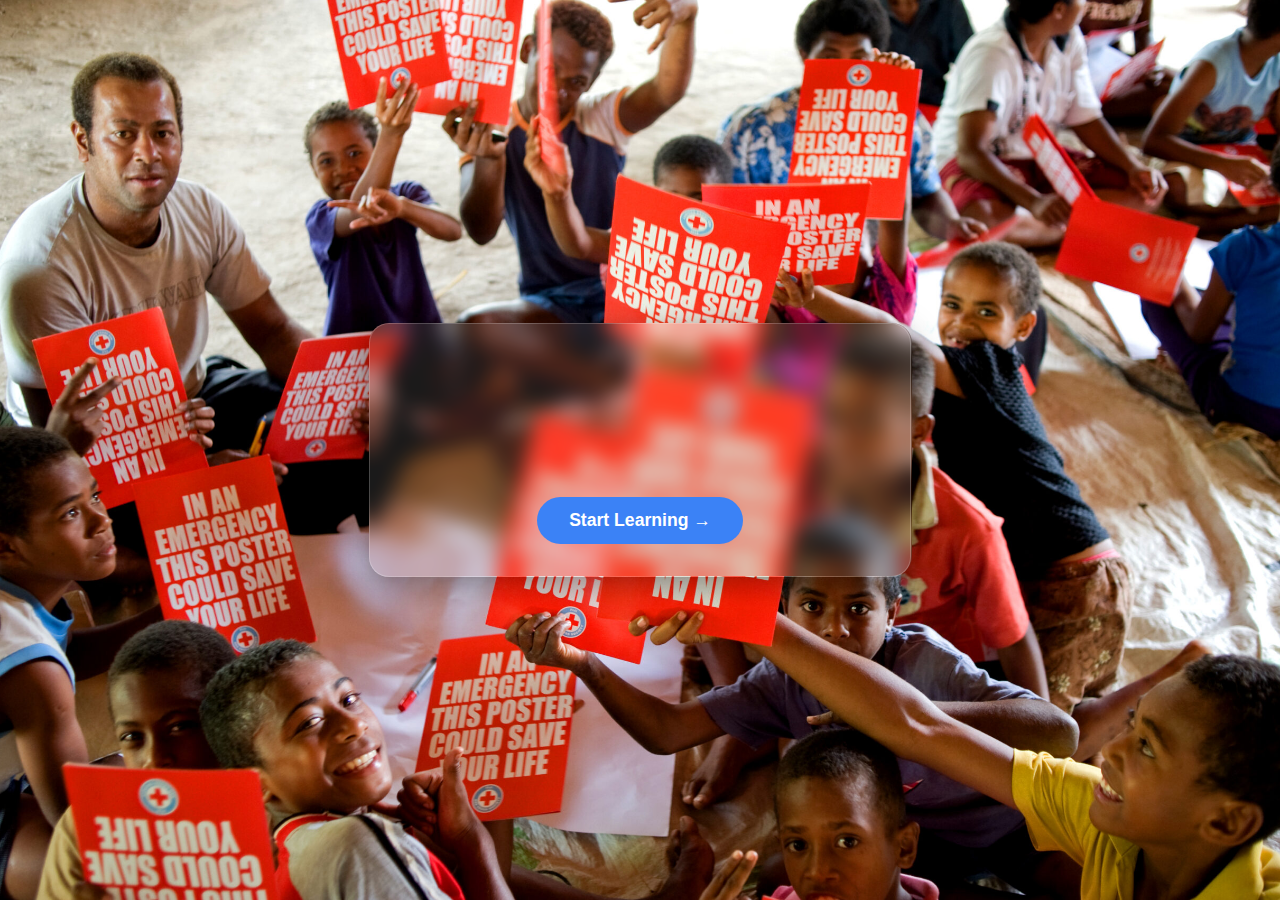
<file: index.html>
<!DOCTYPE html>
<html lang="en">
<head>
    <meta charset="UTF-8">
    <meta name="viewport" content="width=device-width, initial-scale=1.0">
    <title>DisasterReady</title>
    <link rel="stylesheet" href="style.css">
    <link rel="stylesheet" href="theme.css">
    <link rel="icon" type="image/x-icon" href="/favicon.ico">
</head>
<body>

    <div class="hero-container">
        <div class="glass-card">
            <h1 class="title bloom-text">DisasterReady</h1>
            <a href="main.html" class="hero-button">Start Learning &rarr;</a>
        </div>
    </div>

    <script>
        const title = document.querySelector('.title');
        const text = title.textContent;
        title.innerHTML = '';
        for (let i = 0; i < text.length; i++) {
            const span = document.createElement('span');
            span.textContent = text[i];
            if (text[i] === ' ') {
                span.style.display = 'inline';
            } else {
                span.style.animationDelay = `${i * 0.05}s`;
            }
            title.appendChild(span);
        }
    </script>

</body>
</html>
</file>
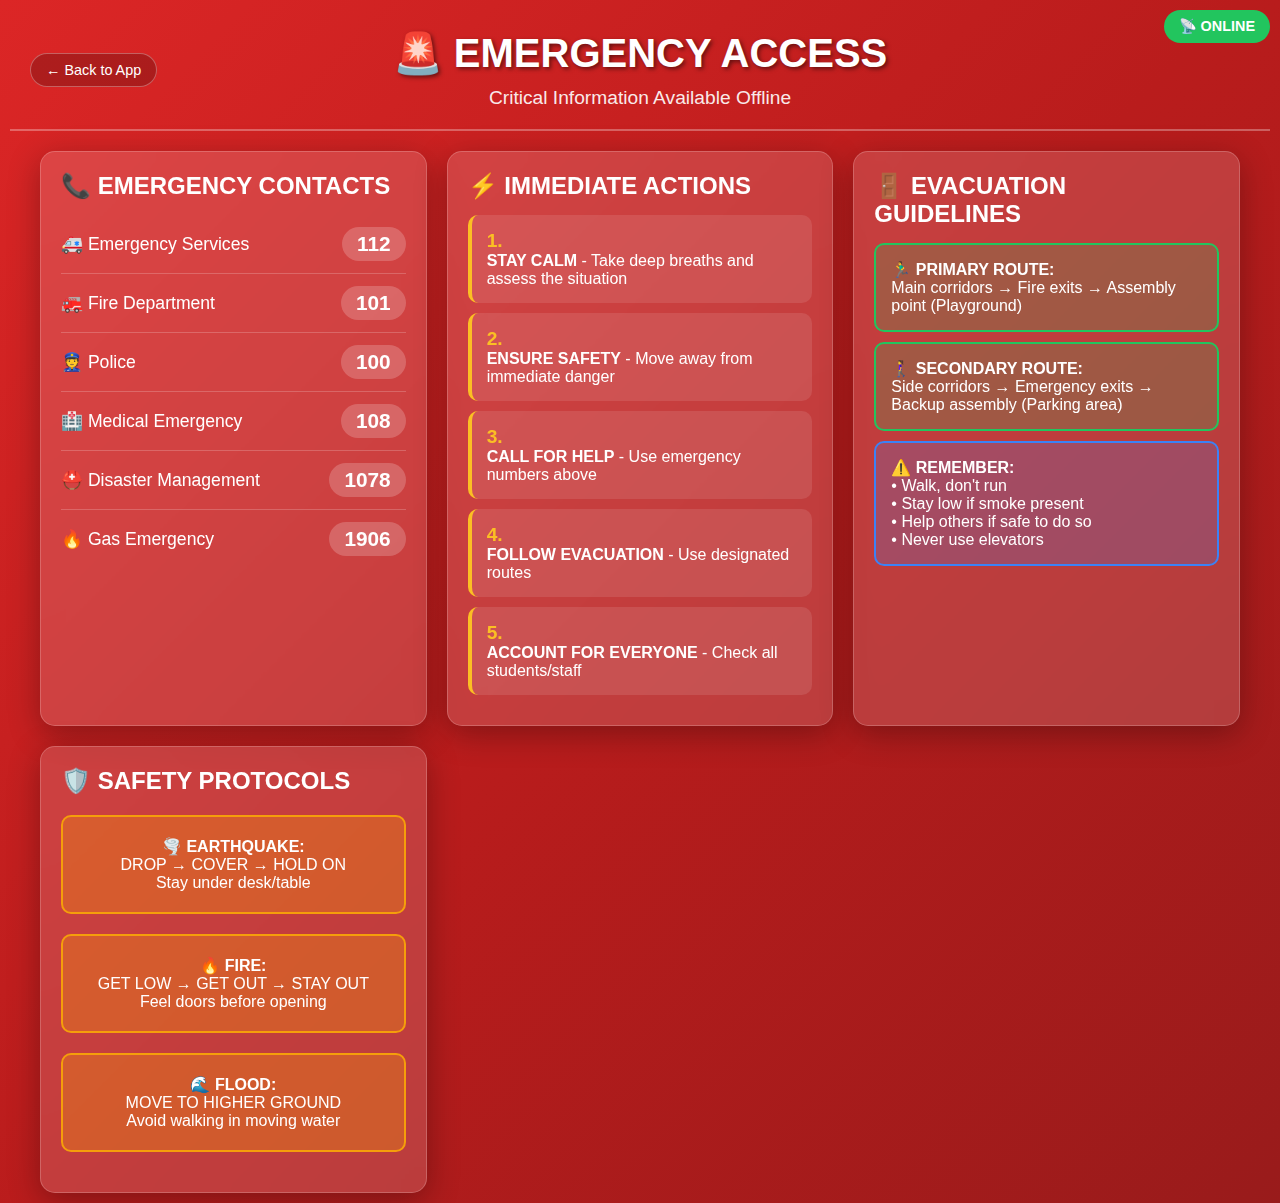
<file: emergency.html>
<!DOCTYPE html>
<html lang="en">
<head>
    <meta charset="UTF-8">
    <meta name="viewport" content="width=device-width, initial-scale=1.0">
    <title>🚨  EMERGENCY - Edushield</title>
    <style>
        * {
            margin: 0;
            padding: 0;
            box-sizing: border-box;
        }
        
        body {
            font-family: -apple-system, BlinkMacSystemFont, 'Segoe UI', Roboto, sans-serif;
            background: linear-gradient(135deg, #dc2626, #b91c1c, #991b1b);
            color: white;
            min-height: 100vh;
            padding: 10px;
            overflow-x: hidden;
        }
        
        .emergency-header {
            position: relative; /* Added for positioning back button */
            text-align: center;
            padding: 20px 0;
            border-bottom: 2px solid rgba(255,255,255,0.3);
            margin-bottom: 20px;
            animation: pulse 2s infinite;
        }

        .back-button {
            position: absolute;
            top: 50%;
            transform: translateY(-50%);
            left: 20px;
            background: rgba(0, 0, 0, 0.2);
            color: white;
            padding: 8px 15px;
            border-radius: 20px;
            text-decoration: none;
            font-weight: 500;
            font-size: 0.9rem;
            transition: background 0.3s;
            border: 1px solid rgba(255, 255, 255, 0.3);
        }
        
        .back-button:hover {
            background: rgba(0, 0, 0, 0.4);
        }
        
        @keyframes pulse {
            0%, 100% { opacity: 1; }
            50% { opacity: 0.8; }
        }
        
        .emergency-title {
            font-size: 2.5rem;
            font-weight: bold;
            margin-bottom: 10px;
            text-shadow: 2px 2px 4px rgba(0,0,0,0.5);
        }
        
        .emergency-subtitle {
            font-size: 1.2rem;
            opacity: 0.9;
        }
        
        .emergency-grid {
            display: grid;
            grid-template-columns: repeat(auto-fit, minmax(300px, 1fr));
            gap: 20px;
            max-width: 1200px;
            margin: 0 auto;
        }
        
        .emergency-card {
            background: rgba(255,255,255,0.15);
            backdrop-filter: blur(10px);
            border-radius: 15px;
            padding: 20px;
            border: 1px solid rgba(255,255,255,0.2);
            box-shadow: 0 8px 32px rgba(0,0,0,0.3);
        }
        
        .card-title {
            font-size: 1.5rem;
            font-weight: bold;
            margin-bottom: 15px;
            display: flex;
            align-items: center;
            gap: 10px;
        }
        
        .contact-item {
            display: flex;
            justify-content: space-between;
            align-items: center;
            padding: 12px 0;
            border-bottom: 1px solid rgba(255,255,255,0.2);
            font-size: 1.1rem;
        }
        
        .contact-item:last-child {
            border-bottom: none;
        }
        
        .contact-number {
            font-weight: bold;
            font-size: 1.3rem;
            background: rgba(255,255,255,0.2);
            padding: 5px 15px;
            border-radius: 20px;
        }
        
        .protocol-step {
            background: rgba(255,255,255,0.1);
            margin: 10px 0;
            padding: 15px;
            border-radius: 10px;
            border-left: 4px solid #fbbf24;
        }
        
        .protocol-number {
            font-weight: bold;
            color: #fbbf24;
            font-size: 1.2rem;
        }
        
        .evacuation-route {
            background: rgba(34, 197, 94, 0.2);
            border: 2px solid #22c55e;
            border-radius: 10px;
            padding: 15px;
            margin: 10px 0;
        }
        
        .safety-tip {
            background: rgba(59, 130, 246, 0.2);
            border: 2px solid #3b82f6;
            border-radius: 10px;
            padding: 15px;
            margin: 10px 0;
        }
        
        .critical-info {
            background: rgba(245, 158, 11, 0.3);
            border: 2px solid #f59e0b;
            border-radius: 10px;
            padding: 20px;
            margin: 20px 0;
            text-align: center;
        }
        
        .btn-emergency {
            background: #fbbf24;
            color: #000;
            border: none;
            padding: 15px 30px;
            border-radius: 25px;
            font-size: 1.1rem;
            font-weight: bold;
            cursor: pointer;
            width: 100%;
            margin: 10px 0;
            transition: all 0.3s;
        }
        
        .btn-emergency:hover {
            background: #f59e0b;
            transform: translateY(-2px);
        }
        
        .offline-indicator {
            position: fixed;
            top: 10px;
            right: 10px;
            background: #ef4444;
            color: white;
            padding: 8px 15px;
            border-radius: 20px;
            font-size: 0.9rem;
            font-weight: bold;
            z-index: 1000;
        }
        
        @media (max-width: 768px) {
            .emergency-title {
                font-size: 2rem;
            }
            .emergency-grid {
                grid-template-columns: 1fr;
            }
            .back-button {
                top: 15px;
                transform: none;
            }
        }
    </style>
</head>
<body>
    <div class="offline-indicator">📡 OFFLINE MODE</div>
    
    <div class="emergency-header">
        <a href="/main.html" class="back-button">← Back to App</a>
        <div class="emergency-title">🚨 EMERGENCY ACCESS</div>
        <div class="emergency-subtitle">Critical Information Available Offline</div>
    </div>
    
    <div class="emergency-grid">
        <!-- Emergency Contacts -->
        <div class="emergency-card">
            <div class="card-title">
                📞 EMERGENCY CONTACTS
            </div>
            <div class="contact-item">
                <span>🚑 Emergency Services</span>
                <span class="contact-number">112</span>
            </div>
            <div class="contact-item">
                <span>🚒 Fire Department</span>
                <span class="contact-number">101</span>
            </div>
            <div class="contact-item">
                <span>👮 Police</span>
                <span class="contact-number">100</span>
            </div>
            <div class="contact-item">
                <span>🏥 Medical Emergency</span>
                <span class="contact-number">108</span>
            </div>
            <div class="contact-item">
                <span>⛑️ Disaster Management</span>
                <span class="contact-number">1078</span>
            </div>
            <div class="contact-item">
                <span>🔥 Gas Emergency</span>
                <span class="contact-number">1906</span>
            </div>
        </div>
        
        <!-- Immediate Actions -->
        <div class="emergency-card">
            <div class="card-title">
                ⚡ IMMEDIATE ACTIONS
            </div>
            <div class="protocol-step">
                <div class="protocol-number">1.</div>
                <strong>STAY CALM</strong> - Take deep breaths and assess the situation
            </div>
            <div class="protocol-step">
                <div class="protocol-number">2.</div>
                <strong>ENSURE SAFETY</strong> - Move away from immediate danger
            </div>
            <div class="protocol-step">
                <div class="protocol-number">3.</div>
                <strong>CALL FOR HELP</strong> - Use emergency numbers above
            </div>
            <div class="protocol-step">
                <div class="protocol-number">4.</div>
                <strong>FOLLOW EVACUATION</strong> - Use designated routes
            </div>
            <div class="protocol-step">
                <div class="protocol-number">5.</div>
                <strong>ACCOUNT FOR EVERYONE</strong> - Check all students/staff
            </div>
        </div>
        
        <!-- Evacuation Routes -->
        <div class="emergency-card">
            <div class="card-title">
                🚪 EVACUATION GUIDELINES
            </div>
            <div class="evacuation-route">
                <strong>🏃‍♂️ PRIMARY ROUTE:</strong><br>
                Main corridors → Fire exits → Assembly point (Playground)
            </div>
            <div class="evacuation-route">
                <strong>🚶‍♀️ SECONDARY ROUTE:</strong><br>
                Side corridors → Emergency exits → Backup assembly (Parking area)
            </div>
            <div class="safety-tip">
                <strong>⚠️ REMEMBER:</strong><br>
                • Walk, don't run<br>
                • Stay low if smoke present<br>
                • Help others if safe to do so<br>
                • Never use elevators
            </div>
        </div>
        
        <!-- Critical Safety Info -->
        <div class="emergency-card">
            <div class="card-title">
                🛡️ SAFETY PROTOCOLS
            </div>
            <div class="critical-info">
                <strong>🌪️ EARTHQUAKE:</strong><br>
                DROP → COVER → HOLD ON<br>
                Stay under desk/table
            </div>
            <div class="critical-info">
                <strong>🔥 FIRE:</strong><br>
                GET LOW → GET OUT → STAY OUT<br>
                Feel doors before opening
            </div>
            <div class="critical-info">
                <strong>🌊 FLOOD:</strong><br>
                MOVE TO HIGHER GROUND<br>
                Avoid walking in moving water
            </div>
        </div>
    </div>
    
    <script>
        // Self-contained script for emergency page stability and status
        console.log('Emergency page loaded - fully offline capable');

        const updateOnlineStatus = () => {
            const indicator = document.querySelector('.offline-indicator');
            if (!indicator) return;

            if (navigator.onLine) {
                indicator.textContent = '📡 ONLINE';
                indicator.style.backgroundColor = '#22c55e'; // Green
            } else {
                indicator.textContent = '📡 OFFLINE MODE';
                indicator.style.backgroundColor = '#ef4444'; // Red
            }
        };

        // Listen for network status changes
        window.addEventListener('online', updateOnlineStatus);
        window.addEventListener('offline', updateOnlineStatus);

        // Set initial status on page load
        document.addEventListener('DOMContentLoaded', updateOnlineStatus);
    </script>
</body>
</html>
</file>
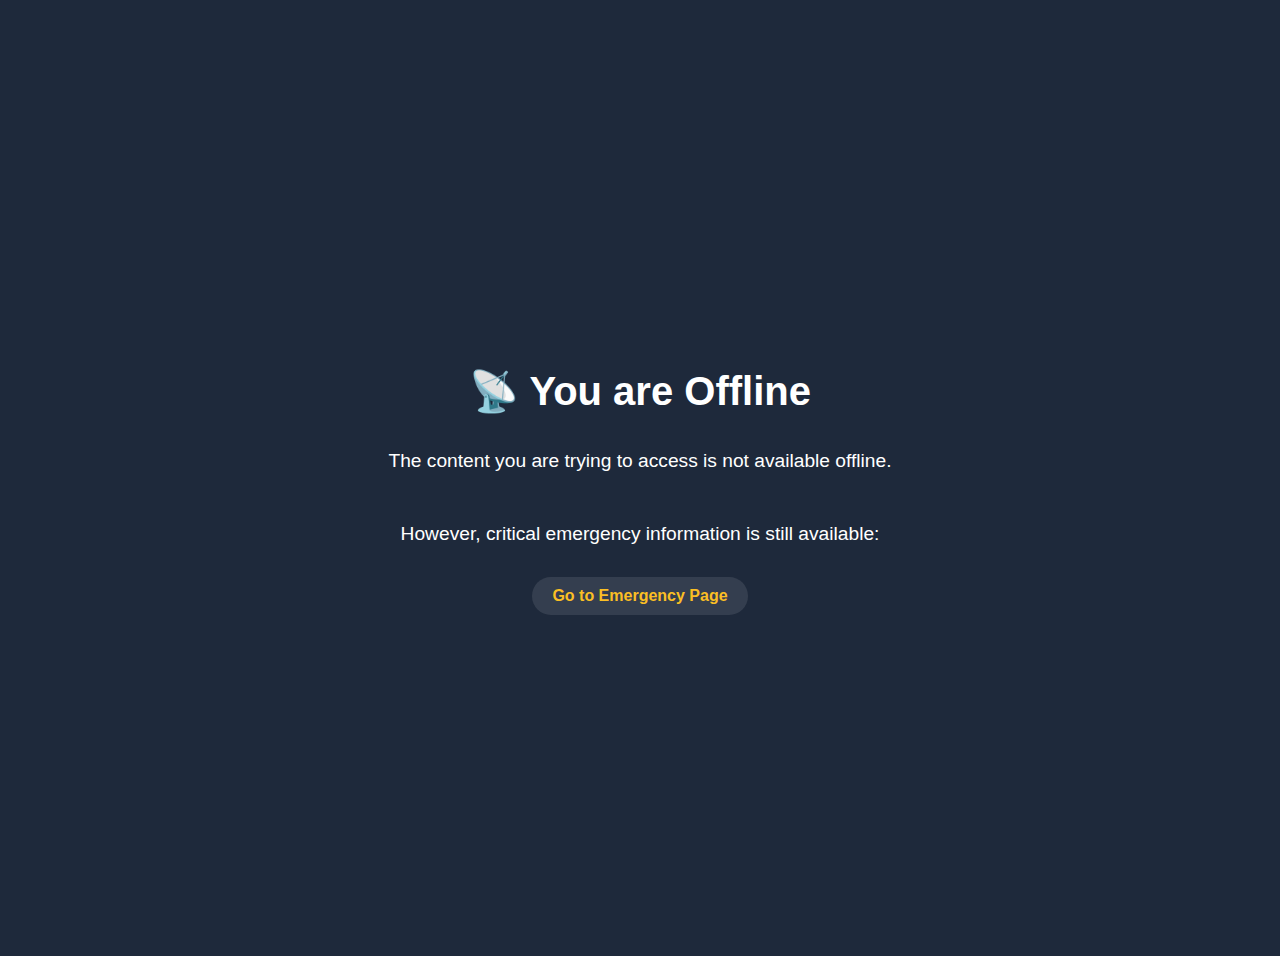
<file: offline.html>
<!DOCTYPE html>
<html lang="en">
<head>
    <meta charset="UTF-8">
    <meta name="viewport" content="width=device-width, initial-scale=1.0">
    <title>Offline - Edushield</title>
    <style>
        body {
            font-family: -apple-system, BlinkMacSystemFont, 'Segoe UI', Roboto, sans-serif;
            background: #1e293b;
            color: white;
            min-height: 100vh;
            display: flex;
            flex-direction: column;
            align-items: center;
            justify-content: center;
            text-align: center;
            padding: 20px;
        }
        h1 {
            font-size: 2.5rem;
            margin-bottom: 1rem;
        }
        p {
            font-size: 1.2rem;
            margin-bottom: 2rem;
        }
        a {
            color: #fbbf24;
            text-decoration: none;
            font-weight: bold;
            background: rgba(255,255,255,0.1);
            padding: 10px 20px;
            border-radius: 20px;
        }
    </style>
</head>
<body>
    <h1>📡 You are Offline</h1>
    <p>The content you are trying to access is not available offline.</p>
    <p>However, critical emergency information is still available:</p>
    <a href="/emergency.html">Go to Emergency Page</a>
</body>
</html>
</file>
<file: style.css>
body {
    font-family: "Poppins", sans-serif;
    margin: 0;
    padding: 0;
    background-color: #f8fafc; /* A fallback for older browsers */
    background-image: linear-gradient(to top, #e0eafc 0%, #cfdef3 100%); /* A cleaner, brighter light theme */
    transition: background-color 0.3s ease;
}

.dark body {
    background-color: #0f172a; /* A fallback for older browsers */
    background-image: linear-gradient(to top, #0f172a 0%, #1e293b 100%); /* A deeper, richer dark theme */
}

/* --- Animations --- */
@keyframes fadeIn {
    from { opacity: 0; transform: translateY(10px); }
    to { opacity: 1; transform: translateY(0); }
}
.animate-fade-in {
    animation: fadeIn 0.5s ease-out forwards;
}

/* New Hero Page Styles */
.hero-container {
    height: 100vh;
    width: 100vw;
    display: flex;
    align-items: center;
    justify-content: center;
    background-image: url('./assets/images/hero-background.jpg');
    background-size: cover;
    background-position: center;
}

.glass-card {
    background: rgba(255, 255, 255, 0.1);
    backdrop-filter: blur(10px);
    -webkit-backdrop-filter: blur(10px);
    border-radius: 20px;
    border: 1px solid rgba(255, 255, 255, 0.2);
    padding: 2rem 3rem;
    text-align: center;
    color: white;
    box-shadow: 0 8px 32px 0 rgba(0, 0, 0, 0.37);
}

.title {
    font-size: 4rem;
    font-weight: 700;
    margin-bottom: 1.5rem;
}

.hero-button {
    display: inline-block;
    padding: 0.8rem 2rem;
    background-color: #3b82f6;
    color: white;
    font-size: 1.1rem;
    font-weight: 600;
    border-radius: 50px;
    text-decoration: none;
    transition: background-color 0.3s ease, transform 0.3s ease;
    animation: pulse-new 2s infinite;
}

.hero-button:hover {
    background-color: #2563eb;
    transform: scale(1.05);
}

@keyframes pulse-new {
    0%, 100% {
        transform: scale(1);
    }
    50% {
        transform: scale(1.03);
    }
}

/* Letter-by-letter reveal */
.title span {
    opacity: 0;
    animation: reveal-letter 1s forwards;
}

@keyframes reveal-letter {
    from {
        opacity: 0;
        transform: translateY(20px);
    }
    to {
        opacity: 1;
        transform: translateY(0);
    }
}

/* Combined bloom and reveal for title */
.title.bloom-text span {
    text-shadow: 0 0 5px rgba(255, 255, 255, 0.5),
                 0 0 10px rgba(255, 255, 255, 0.5),
                 0 0 15px rgba(173, 216, 230, 0.5),
                 0 0 20px rgba(173, 216, 230, 0.5);
    animation: reveal-letter 1s forwards, bloom 3s ease-in-out infinite;
}

/* Keep bloom-text as a marker, but it doesn't need direct styles anymore */
.bloom-text {
}

@keyframes bloom {
    0%, 100% {
        text-shadow: 0 0 5px rgba(255, 255, 255, 0.5),
                     0 0 10px rgba(255, 255, 255, 0.5),
                     0 0 15px rgba(173, 216, 230, 0.5),
                     0 0 20px rgba(173, 216, 230, 0.5);
    }
    50% {
        text-shadow: 0 0 10px rgba(255, 255, 255, 0.7),
                     0 0 20px rgba(255, 255, 255, 0.7),
                     0 0 30px rgba(173, 216, 230, 0.7),
                     0 0 40px rgba(173, 216, 230, 0.7);
    }
}

@keyframes emergency-pulse {
    0%, 100% {
        box-shadow: 0 0 0 0 rgba(239, 68, 68, 0.7);
    }
    50% {
        box-shadow: 0 0 0 12px rgba(239, 68, 68, 0);
    }
}

.emergency-card-pulse {
    animation: emergency-pulse 1.5s infinite;
}

#particles-js {
    position: fixed;
    width: 100%;
    height: 100%;
    top: 0;
    left: 0;
    z-index: -1;
}

.gradient-text {
  background: -webkit-linear-gradient(45deg, #3b82f6, #8b5cf6);
  -webkit-background-clip: text;
  -webkit-text-fill-color: transparent;
}

/* Style the Google Translate Dropdown */
#google_translate_element {
    margin-right: 1rem;
}
.goog-te-combo {
    background-color: #e0e7ff;
    color: #374151;
    border: 1px solid #c7d2fe;
    border-radius: 8px;
    padding: 8px;
    font-weight: 600;
}
.dark .goog-te-combo {
    background-color: #374151;
    color: #e5e7eb;
    border: 1px solid #4b5563;
}
</file>
<file: theme.css>
/* theme.css */

/* Base Theme Variables */
:root {
  --bg-color: #f9f9f9;
  --text-color: #1a1a1a;
  --primary-color: #3f51b5;
  --secondary-color: #ff4081;
  --card-bg: #ffffff;
  --shadow: rgba(0, 0, 0, 0.1);
}

/* Dark Mode */
body.dark-mode {
  --bg-color: #121212;
  --text-color: #e0e0e0;
  --primary-color: #7986cb;
  --secondary-color: #f48fb1;
  --card-bg: #1e1e1e;
  --shadow: rgba(0, 0, 0, 0.5);
}

/* Global Styles */
body {
  background-color: var(--bg-color);
  color: var(--text-color);
  font-family: "Poppins", sans-serif;
  margin: 0;
  padding: 0;
  transition: background 0.3s, color 0.3s;
}

/* Header */
header {
  padding: 1rem 2rem;
  background: var(--primary-color);
  color: #fff;
  font-size: 1.5rem;
  font-weight: bold;
  box-shadow: 0 2px 10px var(--shadow);
}

/* Card UI */
.card {
  background: var(--card-bg);
  border-radius: 12px;
  box-shadow: 0 4px 12px var(--shadow);
  padding: 1.5rem;
  margin: 1rem auto;
  max-width: 800px;
  transition: transform 0.2s, background 0.3s;
}
.card:hover {
  transform: translateY(-5px);
}

/* Buttons */
button {
  background: var(--primary-color);
  color: white;
  border: none;
  border-radius: 8px;
  padding: 10px 16px;
  cursor: pointer;
  font-weight: bold;
  transition: background 0.3s, transform 0.2s;
}
button:hover {
  background: var(--secondary-color);
  transform: scale(1.05);
}
</file>
